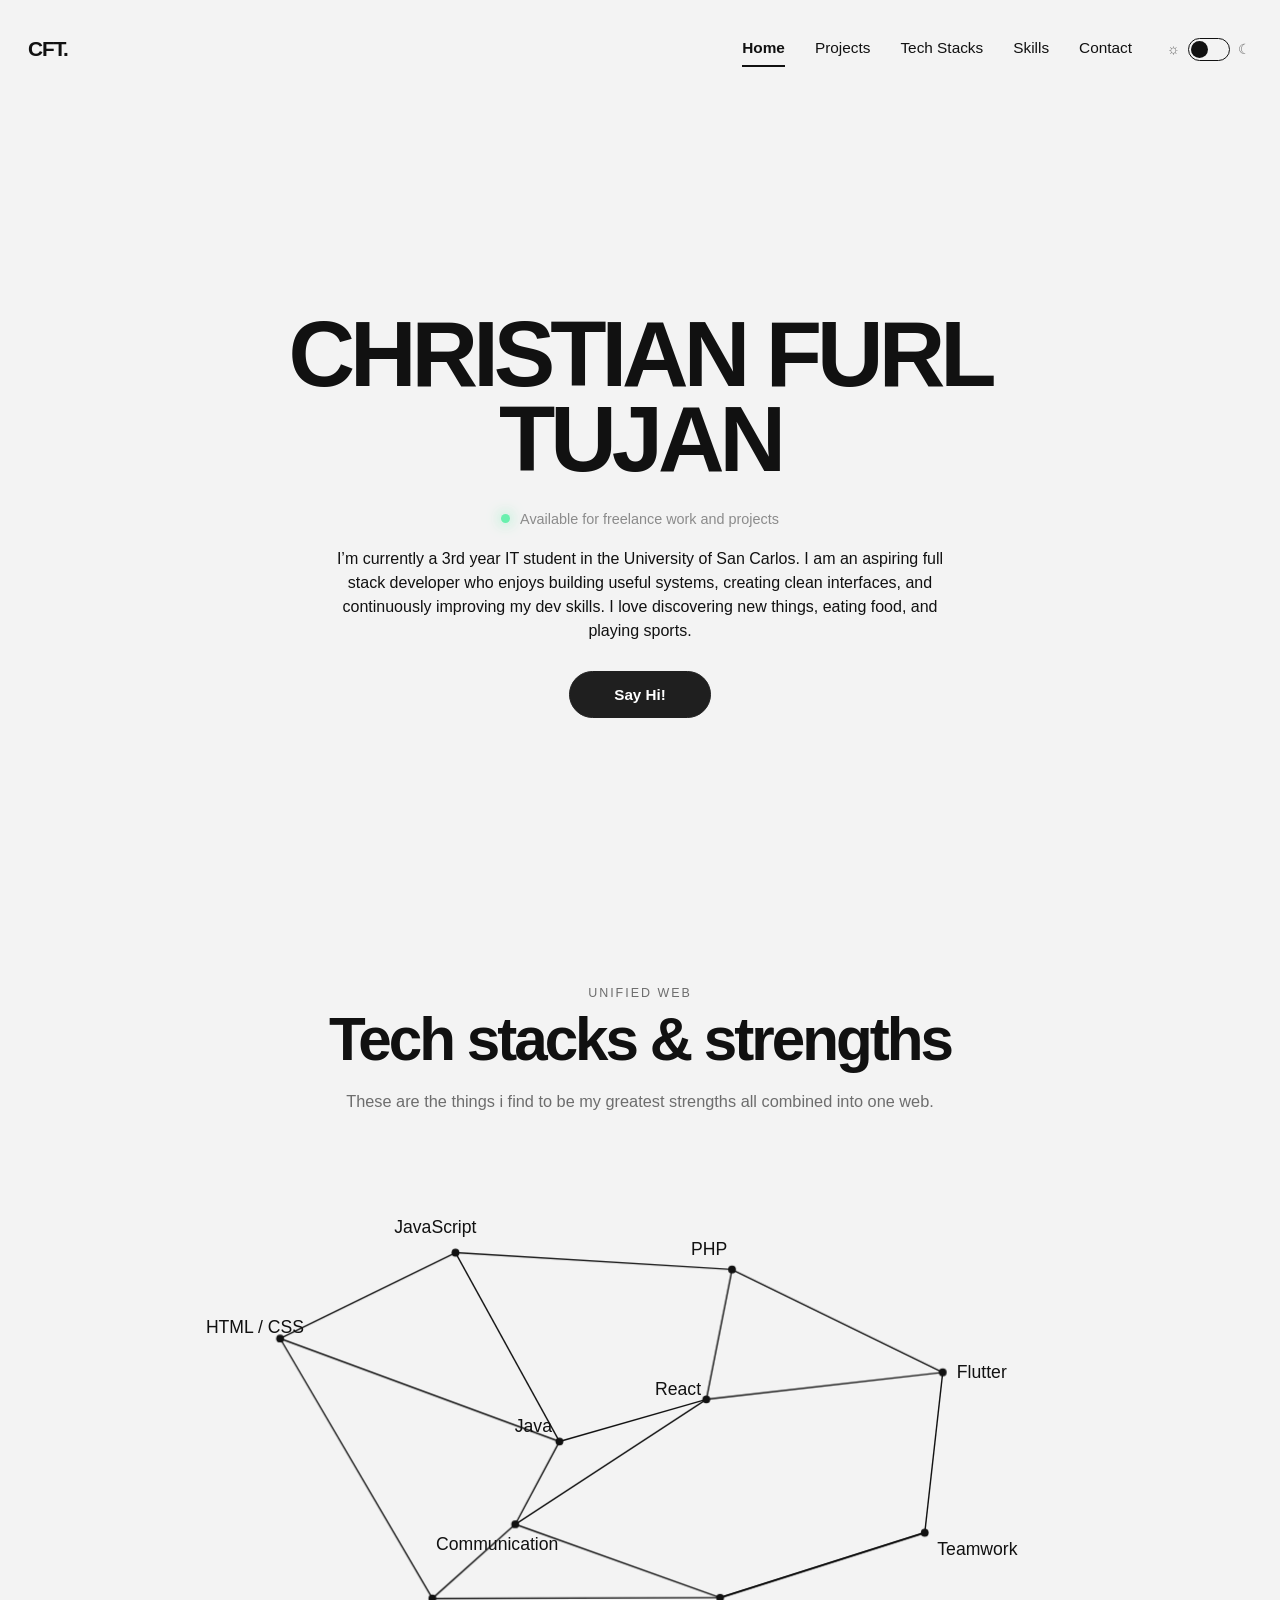
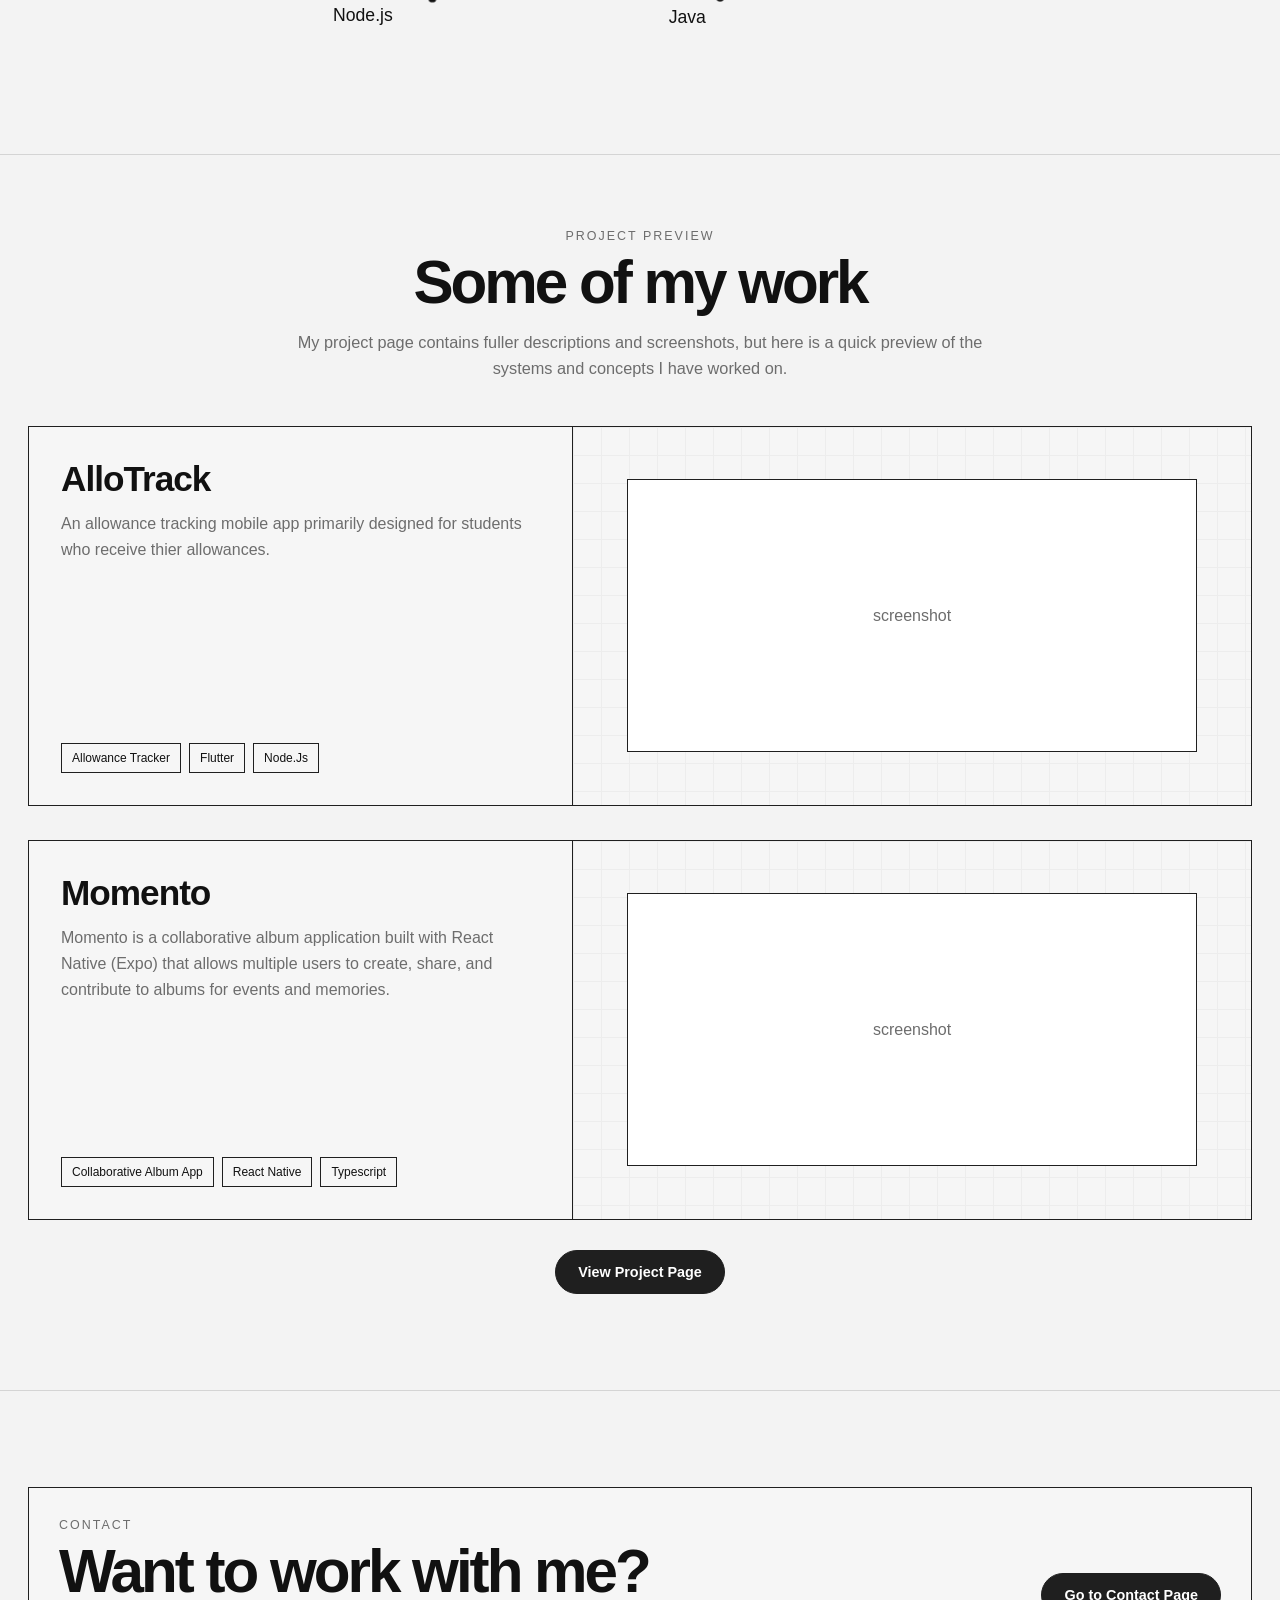
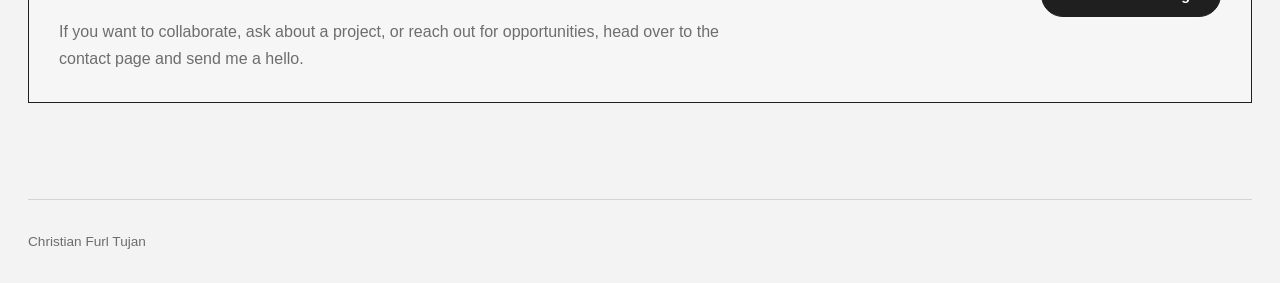
<file: index.html>
<!DOCTYPE html>
<html lang="en">
<head>
  <meta charset="UTF-8">
  <meta name="viewport" content="width=device-width, initial-scale=1.0">
  <title>Christian Furl Tujan | Portfolio</title>
  <link rel="icon" type="image/png" sizes="512x512" href="assets/favicon.png">
  <script>
    (function () {
      try {
        if (localStorage.getItem('portfolio-theme') === 'dark') {
          document.documentElement.setAttribute('data-theme', 'dark');
        }
      } catch (error) {}
    })();
  </script>
  <link rel="stylesheet" href="styles.css">
</head>
<body>
  <div class="site-shell">
    <header class="container nav nav-home">
      <a class="logo" href="index.html">CFT.</a>
      <nav class="nav-links">
        <a class="active" href="index.html">Home</a>
        <a href="projects.html">Projects</a>
        <a href="techstacks.html">Tech Stacks</a>
        <a href="skills.html">Skills</a>
        <a href="contact.html">Contact</a>
        <button class="theme-toggle" type="button" aria-label="Switch to dark mode" aria-pressed="false">
          <span class="theme-icon" aria-hidden="true">☼</span>
          <span class="theme-track" aria-hidden="true"><span class="theme-knob"></span></span>
          <span class="theme-icon" aria-hidden="true">☾</span>
        </button>
      </nav>
    </header>

    <main>
      <section class="container home-hero">
        <h1>CHRISTIAN FURL<br>TUJAN</h1>

        <div class="hero-status"> 
          <span class="dot"></span>
          <span>Available for freelance work and projects</span>
        </div>

        <p class="hero-summary">
          I’m currently a 3rd year IT student in the University of San Carlos. I am an aspiring full stack developer who enjoys building useful systems, creating clean interfaces, and continuously improving my dev skills. I love discovering new things, eating food, and playing sports.
        </p>

        <a class="button hero-button" href="contact.html">Say Hi!</a>
      </section>

      <section class="container network-section">
        <div class="network-head">
          <div class="section-kicker">Unified Web</div>
          <h2>Tech stacks & strengths</h2>
          <p>
            These are the things i find to be my greatest strengths all combined into one web.
          </p>
        </div>

        <div class="network-frame">
          <svg class="network-svg" viewBox="0 0 960 560" role="img" aria-label="Polygon web showing Christian's technologies and strengths">
            <g class="network-lines">
              <line x1="115" y1="190" x2="305" y2="95"></line>
              <line x1="305" y1="95" x2="585" y2="105"></line>
              <line x1="585" y1="105" x2="780" y2="210"></line>
              <line x1="780" y1="210" x2="760" y2="385"></line>
              <line x1="760" y1="385" x2="555" y2="460"></line>
              <line x1="555" y1="460" x2="270" y2="445"></line>
              <line x1="270" y1="445" x2="115" y2="190"></line>

              <line x1="115" y1="190" x2="410" y2="275"></line>
              <line x1="305" y1="95" x2="410" y2="275"></line>
              <line x1="585" y1="105" x2="555" y2="250"></line>
              <line x1="780" y1="210" x2="555" y2="250"></line>
              <line x1="555" y1="250" x2="410" y2="275"></line>
              <line x1="410" y1="275" x2="360" y2="360"></line>
              <line x1="360" y1="360" x2="270" y2="445"></line>
              <line x1="360" y1="360" x2="555" y2="250"></line>
              <line x1="360" y1="360" x2="555" y2="460"></line>
              <line x1="555" y1="460" x2="760" y2="385"></line>
            </g>

            <g class="network-nodes">
              <circle cx="115" cy="190" r="4"></circle>
              <circle cx="305" cy="95" r="4"></circle>
              <circle cx="585" cy="105" r="4"></circle>
              <circle cx="780" cy="210" r="4"></circle>
              <circle cx="760" cy="385" r="4"></circle>
              <circle cx="555" cy="460" r="4"></circle>
              <circle cx="270" cy="445" r="4"></circle>
              <circle cx="410" cy="275" r="4"></circle>
              <circle cx="360" cy="360" r="4"></circle>
              <circle cx="555" cy="250" r="4"></circle>
            </g>

            <g class="network-labels">
              <text x="42" y="186">HTML / CSS</text>
              <text x="245" y="75">JavaScript</text>
              <text x="544" y="88">PHP</text>
              <text x="793" y="214">Flutter</text>
              <text x="770" y="408">Teamwork</text>
              <text x="500" y="488">Java</text>
              <text x="168" y="470">Node.js</text>
              <text x="366" y="264">Java</text>
              <text x="282" y="384">Communication</text>
              <text x="505" y="244">React</text>
            </g>
          </svg>
        </div>
      </section>

      <section class="section home-project-preview">
        <div class="container">
          <div class="section-head">
            <div>
              <div class="section-kicker">Project Preview</div>
              <h2>Some of my work</h2>
            </div>
            <p>
              My project page contains fuller descriptions and screenshots, but here is a quick preview of the systems and concepts I have worked on.
            </p>
          </div>

          <div class="project-list">
            <article class="project">
              <div class="project-copy">
                <div>
                  <h3>AlloTrack</h3>
                  <p>
                    An allowance tracking mobile app primarily designed for students who receive thier allowances.
                  </p>
                </div>
                <div class="tags">
                  <span class="tag">Allowance Tracker</span>
                  <span class="tag">Flutter</span>
                  <span class="tag">Node.Js</span>
                </div>
              </div>
              <div class="project-shot">
                <div class="placeholder">screenshot </div>
              </div>
            </article>

            <article class="project">
              <div class="project-copy">
                <div>
                  <h3>Momento</h3>
                  <p>
                    Momento is a collaborative album application built with React Native (Expo) that allows multiple users to create, share, and contribute to albums for events and memories.
                  </p>
                </div>
                <div class="tags">
                  <span class="tag">Collaborative Album App</span>
                  <span class="tag">React Native</span>
                  <span class="tag">Typescript</span>
                </div>
              </div>
              <div class="project-shot">
                <div class="placeholder">screenshot </div>
              </div>
            </article>

          </div>

          <div class="actions center-actions">
            <a class="button" href="projects.html">View Project Page</a>
          </div>
        </div>
      </section>

      <section class="section home-contact-banner">
        <div class="container banner-box">
          <div>
            <div class="section-kicker">Contact</div>
            <h2>Want to work with me?</h2>
            <p>
              If you want to collaborate, ask about a project, or reach out for opportunities, head over to the contact page and send me a hello.
            </p>
          </div>
          <a class="button" href="contact.html">Go to Contact Page</a>
        </div>
      </section>
    </main>

    <footer class="container">
      <span>Christian Furl Tujan</span>
    </footer>
  </div>
  <script src="script.js"></script>
</body>
</html>
</file>
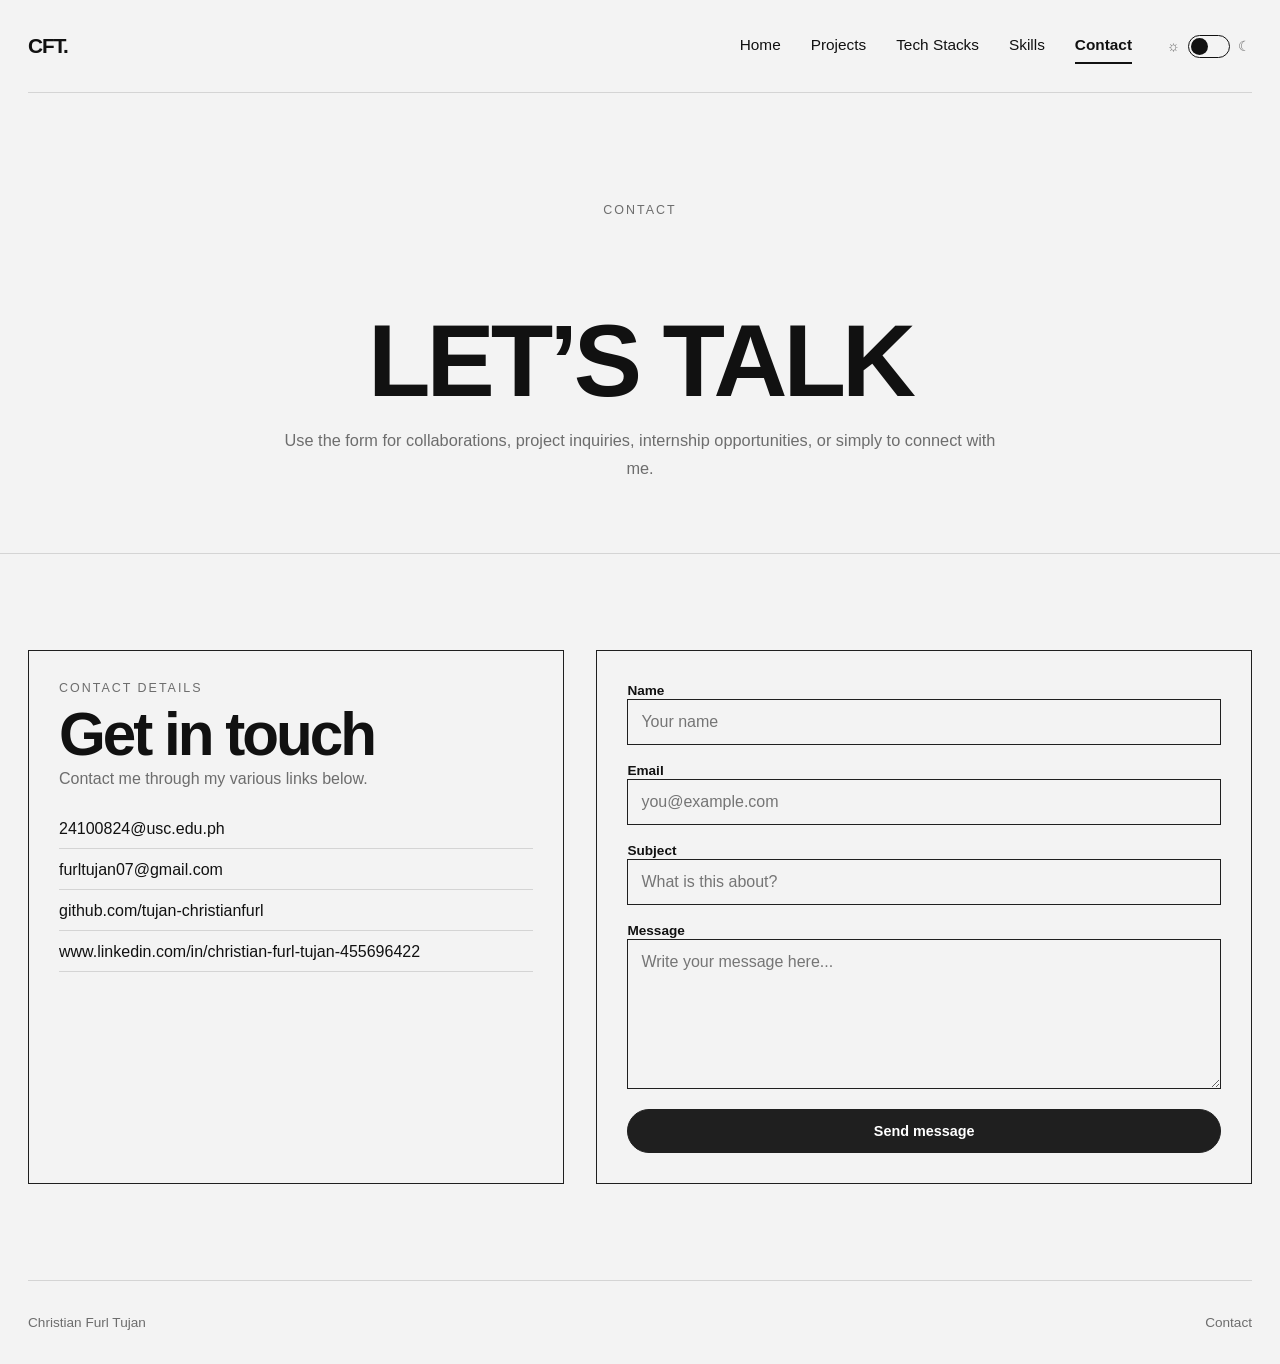
<file: contact.html>
<!DOCTYPE html>
<html lang="en">
<head>
  <meta charset="UTF-8">
  <meta name="viewport" content="width=device-width, initial-scale=1.0">
  <title>Contact | Christian Furl Tujan</title>
  <link rel="icon" type="image/png" sizes="512x512" href="assets/favicon.png">
  <script>
    (function () {
      try {
        if (localStorage.getItem('portfolio-theme') === 'dark') {
          document.documentElement.setAttribute('data-theme', 'dark');
        }
      } catch (error) {}
    })();
  </script>
  <link rel="stylesheet" href="styles.css">
</head>
<body>
  <div class="site-shell">
    <header class="container nav">
      <a class="logo" href="index.html">CFT.</a>
      <nav class="nav-links">
        <a href="index.html">Home</a>
        <a href="projects.html">Projects</a>
        <a href="techstacks.html">Tech Stacks</a>
        <a href="skills.html">Skills</a>
        <a class="active" href="contact.html">Contact</a>
        <button class="theme-toggle" type="button" aria-label="Switch to dark mode" aria-pressed="false">
          <span class="theme-icon" aria-hidden="true">☼</span>
          <span class="theme-track" aria-hidden="true"><span class="theme-knob"></span></span>
          <span class="theme-icon" aria-hidden="true">☾</span>
        </button>
      </nav>
    </header>

    <main>
      <section class="container page-title page-centered-title">
        <div class="section-kicker">Contact</div>
        <h1>Let’s talk</h1>
        <p>Use the form for collaborations, project inquiries, internship opportunities, or simply to connect with me.</p>
      </section>

      <section class="section">
        <div class="container contact-grid">
          <div class="contact-card">
            <div class="section-kicker">Contact details</div>
            <h2>Get in touch</h2>
            <p>Contact me through my various links below.</p>
            <div class="contact-links">
              <a href="mailto:furltujan07@email.com">24100824@usc.edu.ph</a>
              <a href="mailto:furltujan07@email.com">furltujan07@gmail.com</a>
              <a target="_blank" href="https://www.github.com/tujan-christianfurl">github.com/tujan-christianfurl</a>
              <a target="_blank" href="https://www.linkedin.com/in/christian-furl-tujan-455696422">www.linkedin.com/in/christian-furl-tujan-455696422</a>
            </div>
          </div>

          <div class="contact-form">
            <form action="mailto:furltujan07@email.com" method="post" enctype="text/plain">
              <div>
                <label for="name">Name</label>
                <input id="name" name="name" type="text" placeholder="Your name" required>
              </div>
              <div>
                <label for="email">Email</label>
                <input id="email" name="email" type="email" placeholder="you@example.com" required>
              </div>
              <div>
                <label for="subject">Subject</label>
                <input id="subject" name="subject" type="text" placeholder="What is this about?">
              </div>
              <div>
                <label for="message">Message</label>
                <textarea id="message" name="message" placeholder="Write your message here..." required></textarea>
              </div>
              <button class="button" type="submit">Send message</button>
            </form>
          </div>
        </div>
      </section>
    </main>

    <footer class="container"><span>Christian Furl Tujan</span><span>Contact</span></footer>
  </div>
  <script src="script.js"></script>
</body>
</html>
</file>
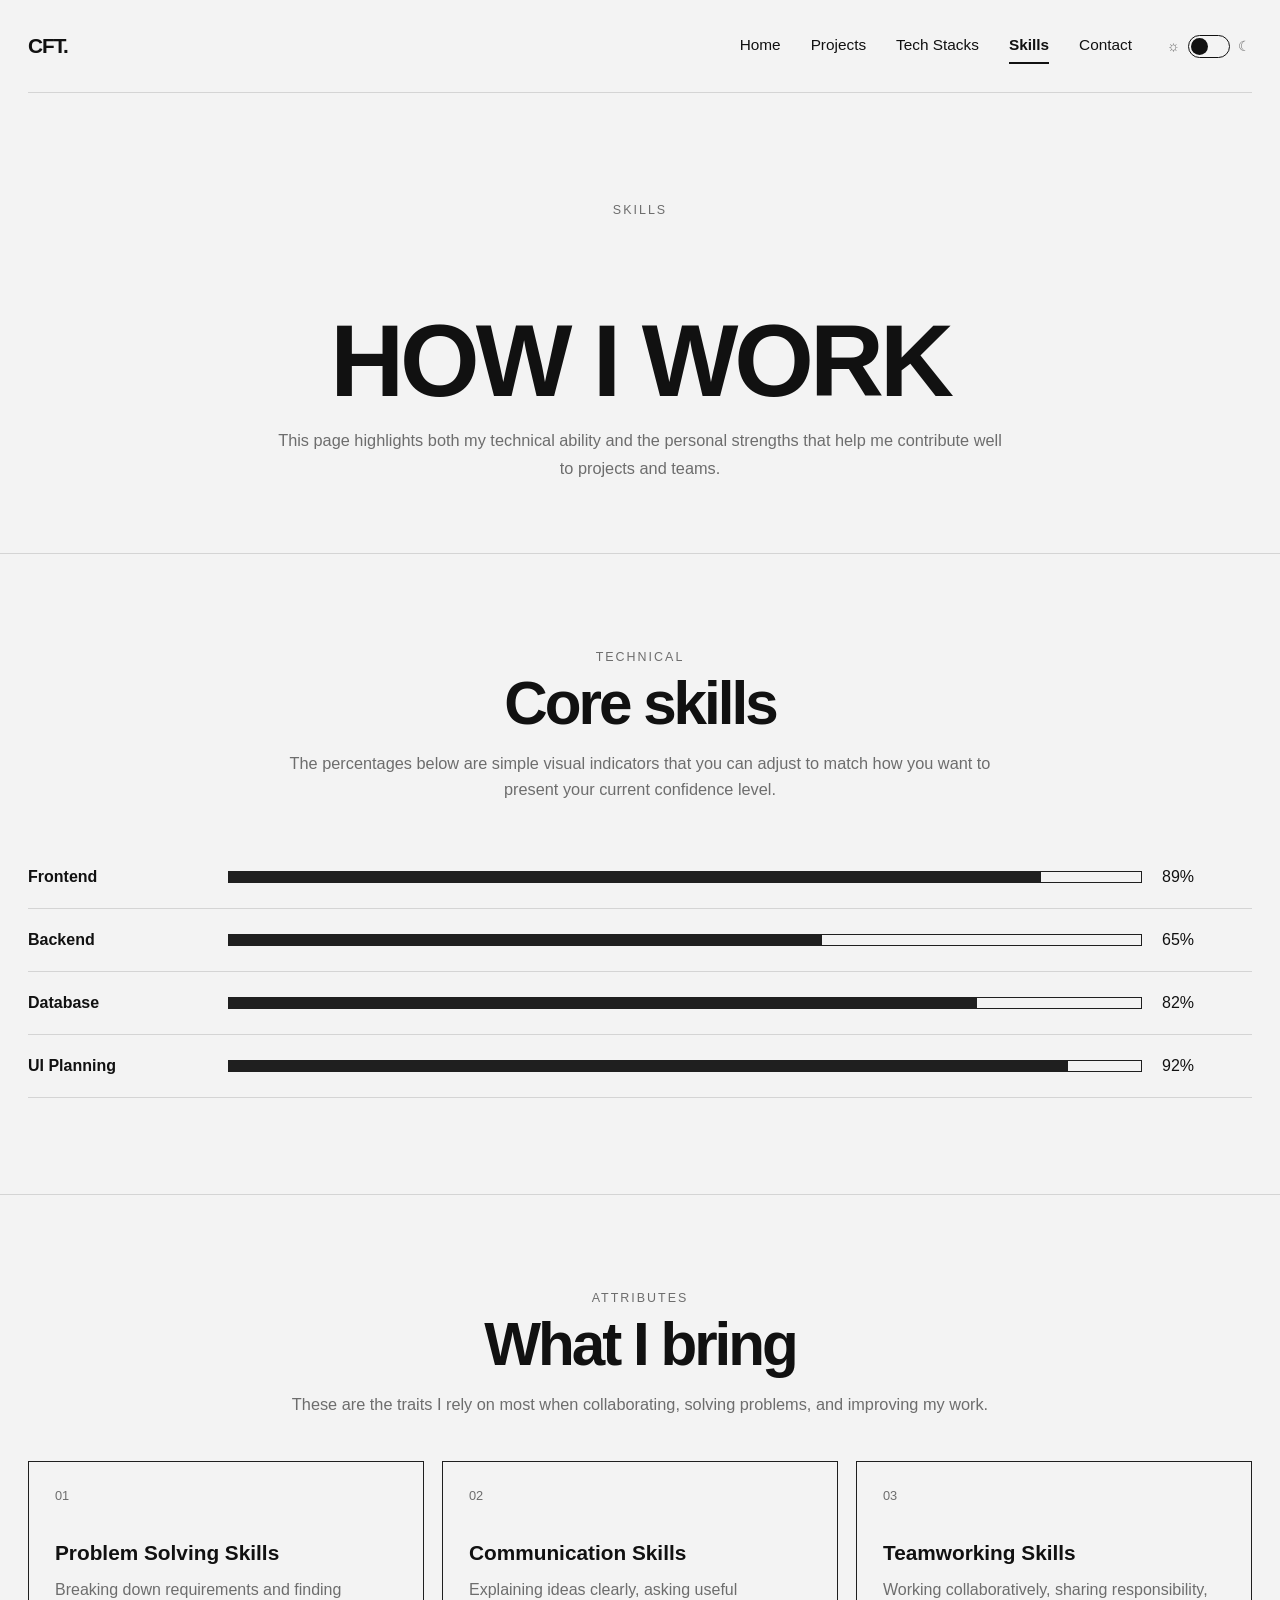
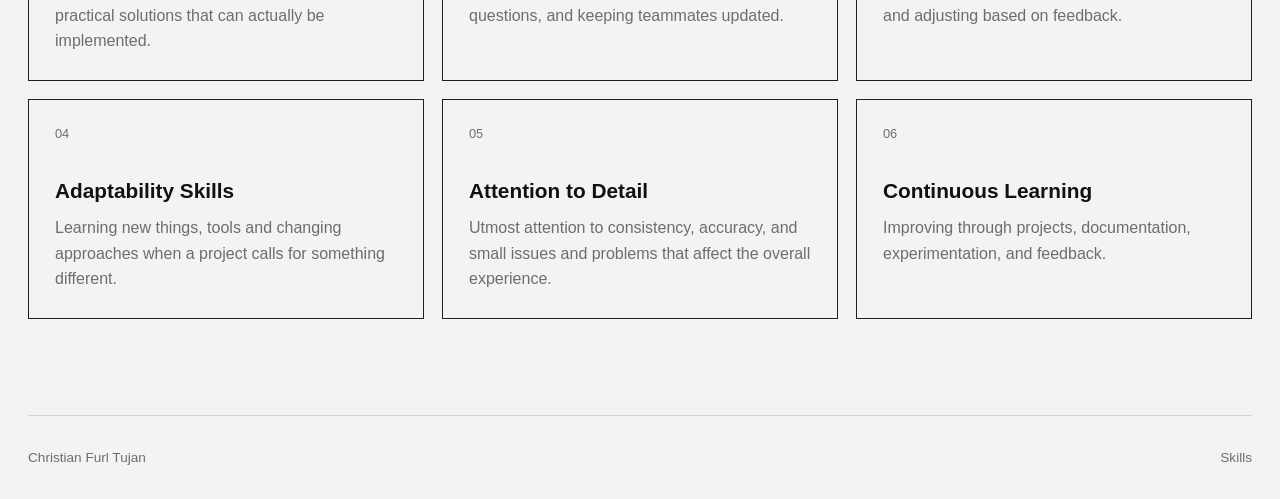
<file: skills.html>
<!DOCTYPE html>
<html lang="en">
<head>
  <meta charset="UTF-8">
  <meta name="viewport" content="width=device-width, initial-scale=1.0">
  <title>Skills | Christian Furl Tujan</title>
  <link rel="icon" type="image/png" sizes="512x512" href="assets/favicon.png">
  <script>
    (function () {
      try {
        if (localStorage.getItem('portfolio-theme') === 'dark') {
          document.documentElement.setAttribute('data-theme', 'dark');
        }
      } catch (error) {}
    })();
  </script>
  <link rel="stylesheet" href="styles.css">
</head>
<body>
  <div class="site-shell">
    <header class="container nav">
      <a class="logo" href="index.html">CFT.</a>
      <nav class="nav-links">
        <a href="index.html">Home</a>
        <a href="projects.html">Projects</a>
        <a href="techstacks.html">Tech Stacks</a>
        <a class="active" href="skills.html">Skills</a>
        <a href="contact.html">Contact</a>
        <button class="theme-toggle" type="button" aria-label="Switch to dark mode" aria-pressed="false">
          <span class="theme-icon" aria-hidden="true">☼</span>
          <span class="theme-track" aria-hidden="true"><span class="theme-knob"></span></span>
          <span class="theme-icon" aria-hidden="true">☾</span>
        </button>
      </nav>
    </header>

    <main>
      <section class="container page-title page-centered-title">
        <div class="section-kicker">Skills</div>
        <h1>How I work</h1>
        <p>This page highlights both my technical ability and the personal strengths that help me contribute well to projects and teams.</p>
      </section>

      <section class="section">
        <div class="container">
          <div class="section-head"><div><div class="section-kicker">Technical</div><h2>Core skills</h2></div><p>The percentages below are simple visual indicators that you can adjust to match how you want to present your current confidence level.</p></div>
          <div class="skill-row"><strong>Frontend</strong><div class="skill-meter"><span style="width: 89%"></span></div><span>89%</span></div>
          <div class="skill-row"><strong>Backend</strong><div class="skill-meter"><span style="width: 65%"></span></div><span>65%</span></div>
          <div class="skill-row"><strong>Database</strong><div class="skill-meter"><span style="width: 82%"></span></div><span>82%</span></div>
          <div class="skill-row"><strong>UI Planning</strong><div class="skill-meter"><span style="width: 92%"></span></div><span>92%</span></div>
        </div>
      </section>

      <section class="section">
        <div class="container">
          <div class="section-head"><div><div class="section-kicker">Attributes</div><h2>What I bring</h2></div><p>These are the traits I rely on most when collaborating, solving problems, and improving my work.</p></div>
          <div class="grid-3">
            <div class="card"><div class="card-number">01</div><h3>Problem Solving Skills</h3><p>Breaking down requirements and finding practical solutions that can actually be implemented.</p></div>
            <div class="card"><div class="card-number">02</div><h3>Communication Skills</h3><p>Explaining ideas clearly, asking useful questions, and keeping teammates updated.</p></div>
            <div class="card"><div class="card-number">03</div><h3>Teamworking Skills</h3><p>Working collaboratively, sharing responsibility, and adjusting based on feedback.</p></div>
            <div class="card"><div class="card-number">04</div><h3>Adaptability Skills</h3><p>Learning new things, tools and changing approaches when a project calls for something different.</p></div>
            <div class="card"><div class="card-number">05</div><h3>Attention to Detail</h3><p>Utmost attention to consistency, accuracy, and small issues and problems that affect the overall experience.</p></div>
            <div class="card"><div class="card-number">06</div><h3>Continuous Learning</h3><p>Improving through projects, documentation, experimentation, and feedback.</p></div>
          </div>
        </div>
      </section>
    </main>

    <footer class="container"><span>Christian Furl Tujan</span><span>Skills</span></footer>
  </div>
  <script src="script.js"></script>
</body>
</html>
</file>
<file: styles.css>
:root {
  --bg: #050505;
  --paper: #f3f3f3;
  --text: #111111;
  --muted: #6d6d6d;
  --line: #d4d4d4;
  --dark: #1f1f1f;
  --accent: #69f0ae;
  --button-text: #ffffff;
  --status: #8b8b8b;
  --surface: rgba(255, 255, 255, 0.25);
  --surface-hover: rgba(255, 255, 255, 0.55);
  --surface-strong: #ffffff;
  --grid-line: #ededed;
  --max: 1120px;
}

html[data-theme="dark"] {
  color-scheme: dark;
  --paper: #0c0c0c;
  --text: #f3f3f3;
  --muted: #a3a3a3;
  --line: #303030;
  --dark: #ededed;
  --button-text: #111111;
  --status: #999999;
  --surface: rgba(255, 255, 255, 0.025);
  --surface-hover: rgba(255, 255, 255, 0.065);
  --surface-strong: #111111;
  --grid-line: #202020;
}

* {
  box-sizing: border-box;
}

html {
  scroll-behavior: smooth;
}

body {
  margin: 0;
  font-family: Arial, Helvetica, sans-serif;
  background: var(--paper);
  color: var(--text);
}

a {
  color: inherit;
  text-decoration: none;
}

img {
  max-width: 100%;
  display: block;
}

.site-shell {
  width: 100%;
  margin: 0;
  min-height: 100vh;
  background: var(--paper);
  border: 0;
}

.container {
  width: min(var(--max), calc(100% - 56px));
  margin: 0 auto;
}

.nav {
  min-height: 86px;
  display: flex;
  align-items: center;
  justify-content: space-between;
}

.nav-home {
  padding-top: 6px;
}

.logo {
  font-weight: 900;
  letter-spacing: -1px;
  font-size: 1.2rem;
}

.nav-links {
  display: flex;
  gap: 26px;
  font-size: 0.9rem;
}

.nav-links a {
  padding: 8px 0;
  border-bottom: 2px solid transparent;
}

.nav-links a:hover,
.nav-links a.active {
  border-bottom-color: var(--text);
}

.nav-links a.active {
  font-weight: bold;
}



h1 {
  font-size: clamp(3.4rem, 7vw, 5.7rem);
  font-weight: 900;
  text-transform: uppercase;
}

h2,
h3,
p {
  margin-top: 0;
}

.button {
  display: inline-block;
  padding: 13px 22px;
  border: 1px solid var(--dark);
  background: var(--dark);
  color: var(--button-text);
  font-weight: 700;
  font-size: 0.9rem;
  border-radius: 40px;
}

.button.secondary {
  background: transparent;
  color: var(--dark);
}

.button:hover {
  transform: translateY(-2px);
  transition: transform 200ms ease;
}

.dot {
  width: 9px;
  height: 9px;
  background: var(--accent);
  border-radius: 50%;
  box-shadow: 0 0 14px rgba(105, 240, 174, 0.9);
  display: inline-block;
}

.actions {
  display: flex;
  gap: 12px;
  flex-wrap: wrap;
  margin-top: 30px;
}

.center-actions {
  justify-content: center;
}

.section {
  padding: 96px 0;
  border-top: 1px solid var(--line);
}

.section-head {
  display: flex;
  flex-direction: column;
  align-items: center;
  justify-content: center;
  gap: 16px;
  margin-bottom: 44px;
  text-align: center;
}

.section-kicker {
  color: var(--muted);
  text-transform: uppercase;
  letter-spacing: 2px;
  font-size: 0.78rem;
  margin-bottom: 10px;
}

.section h2,
.network-head h2 {
  font-size: clamp(2.2rem, 5vw, 4.5rem);
  line-height: 1;
  letter-spacing: -3px;
  margin-bottom: 0;
}

.section-head p {
  max-width: 720px;
  line-height: 1.6;
  color: var(--muted);
  margin-bottom: 0;
}

.home-hero {
  min-height: 560px;
  display: flex;
  flex-direction: column;
  align-items: center;
  justify-content: center;
  text-align: center;
  padding: 40px 0 70px;
}

.home-hero h1 {
  font-size: clamp(3.4rem, 7vw, 5.7rem);
  line-height: 0.95;
  letter-spacing: -4px;
  margin-bottom: 26px;
  text-transform: uppercase;
}

.hero-status {
  display: inline-flex;
  align-items: center;
  gap: 10px;
  font-size: 0.82rem;
  color: var(--status);
  margin-bottom: 18px;
}

.hero-summary {
  width: min(100%, 540px);
  font-size: 1rem;
  line-height: 1.45;
  margin-bottom: 24px;
}

.hero-button {
  min-width: 130px;
  text-align: center;
}


.mini-intro {
  max-width: 770px;
  margin: 0 auto;
  text-align: center;
}

.mini-intro p {
  color: var(--muted);
  line-height: 1.8;
  margin-bottom: 0;
}

.network-section {
  padding: 86px 0 34px;
}

.network-head {
  text-align: center;
  max-width: 780px;
  margin: 0 auto 30px;
}

.network-head p {
  color: var(--muted);
  line-height: 1.7;
  margin-top: 18px;
}

.network-frame {
  width: min(940px, 100%);
  margin: 0 auto;
  padding: 16px 0 10px;
}

.network-svg {
  width: 100%;
  height: auto;
  display: block;
}

.network-lines line {
  stroke: var(--text);
  stroke-width: 1.4;
}

.network-nodes circle {
  fill: var(--text);
}

.network-labels text {
  font-family: Arial, Helvetica, sans-serif;
  font-size: 18px;
  fill: var(--text);
}

.grid-3 {
  display: grid;
  grid-template-columns: repeat(3, 1fr);
  gap: 18px;
}

.card {
  border: 1px solid var(--dark);
  padding: 26px;
  min-height: 210px;
  background: transparent;
}

.card-number {
  font-size: 0.8rem;
  color: var(--muted);
  margin-bottom: 38px;
}

.card h3 {
  font-size: 1.3rem;
  margin-bottom: 12px;
}

.card p {
  color: var(--muted);
  line-height: 1.6;
  margin-bottom: 0;
}

.tech-list {
  display: grid;
  grid-template-columns: repeat(4, 1fr);
  border-top: 1px solid var(--dark);
  border-left: 1px solid var(--dark);
}

.tech-item {
  min-height: 190px;
  border-right: 1px solid var(--dark);
  border-bottom: 1px solid var(--dark);
  display: flex;
  flex-direction: column;
  align-items: center;
  justify-content: center;
  gap: 28px;
  padding: 26px 20px;
  text-align: center;
}

.tech-item strong {
  font-size: 1.08rem;
}

.tech-icon {
  display: block;
  font-size: clamp(3rem, 5vw, 4.25rem);
  line-height: 1;
  color: var(--text);
  transition: transform 220ms ease, color 320ms ease;
}

.tech-item:hover .tech-icon {
  transform: translateY(-3px) scale(1.06);
}

.home-project-preview {
  padding-top: 74px;
}

.project-list {
  display: grid;
  gap: 34px;
}

.project {
  border: 1px solid var(--dark);
  display: grid;
  grid-template-columns: 1fr 1.25fr;
  min-height: 380px;
  background: var(--surface);
}

.project-copy {
  padding: 32px;
  display: flex;
  flex-direction: column;
  justify-content: space-between;
}

.project-copy h3 {
  font-size: 2.2rem;
  letter-spacing: -1px;
  margin-bottom: 12px;
}

.project-copy p {
  color: var(--muted);
  line-height: 1.65;
}

.project-bottom {
  display: grid;
  gap: 20px;
  margin-top: 28px;
}

.tags {
  display: flex;
  flex-wrap: wrap;
  gap: 8px;
}

.project-actions {
  display: flex;
  align-items: center;
}

.github-button {
  border-radius: 0;
  padding: 11px 16px;
  transition: transform 420ms cubic-bezier(.22, 1, .36, 1), background-color 320ms ease, color 320ms ease;
}

.github-button:hover {
  transform: translateY(-3px);
}

.tag {
  border: 1px solid var(--dark);
  padding: 7px 10px;
  font-size: 0.75rem;
}

.project-shot {
  border-left: 1px solid var(--dark);
  min-height: 360px;
  background: linear-gradient(90deg, var(--grid-line) 1px, transparent 1px), linear-gradient(var(--grid-line) 1px, transparent 1px);
  background-size: 28px 28px;
  display: flex;
  align-items: center;
  justify-content: center;
  overflow: hidden;
}

.project-shot img {
  width: 92%;
  max-height: 320px;
  object-fit: cover;
  border: 1px solid var(--dark);
}

.placeholder {
  width: 84%;
  height: 72%;
  border: 1px solid var(--dark);
  background: var(--surface-strong);
  display: grid;
  place-items: center;
  text-align: center;
  color: var(--muted);
  padding: 20px;
}

.page-title {
  padding: 110px 0 70px;
  border-top: 1px solid var(--line);
}

.page-centered-title {
  display: flex;
  flex-direction: column;
  align-items: center;
  text-align: center;
}

.page-title h1 {
  font-size: clamp(3.8rem, 10vw, 8rem);
  margin-bottom: 18px;
  line-height: 0.95;
  letter-spacing: -4px;
}

.page-title p {
  max-width: 740px;
  color: var(--muted);
  line-height: 1.7;
  font-size: 1.05rem;
  margin: 0 auto;
}

.skill-row {
  display: grid;
  grid-template-columns: 180px 1fr 90px;
  gap: 20px;
  align-items: center;
  padding: 22px 0;
  border-bottom: 1px solid var(--line);
}

.skill-meter {
  height: 12px;
  border: 1px solid var(--dark);
}

.skill-meter span {
  height: 100%;
  display: block;
  background: var(--dark);
}

.contact-grid {
  display: grid;
  grid-template-columns: 0.9fr 1.1fr;
  gap: 32px;
}

.contact-card,
.contact-form,
.banner-box {
  border: 1px solid var(--dark);
  padding: 30px;
}

.contact-card p {
  color: var(--muted);
  line-height: 1.7;
}

.contact-links {
  margin-top: 28px;
  display: grid;
  gap: 12px;
}

.contact-links a {
  border-bottom: 1px solid var(--line);
  padding-bottom: 10px;
}

.banner-box {
  display: flex;
  align-items: center;
  justify-content: space-between;
  gap: 24px;
  background: var(--surface);
}

.banner-box p {
  max-width: 690px;
  color: var(--muted);
  line-height: 1.7;
  margin: 16px 0 0;
}

form {
  display: grid;
  gap: 16px;
}

label {
  font-size: 0.85rem;
  font-weight: 700;
}

input,
textarea {
  width: 100%;
  border: 1px solid var(--dark);
  background: transparent;
  padding: 13px;
  font: inherit;
  border-radius: 0;
}

textarea {
  min-height: 150px;
  resize: vertical;
}

footer {
  padding: 34px 0;
  display: flex;
  justify-content: space-between;
  gap: 20px;
  color: var(--muted);
  font-size: 0.85rem;
  border-top: 1px solid var(--line);
}

/* Light / dark mode switch */
.theme-toggle {
  display: inline-flex;
  align-items: center;
  gap: 7px;
  border: 0;
  background: transparent;
  color: var(--text);
  padding: 5px 0 5px 4px;
  font: inherit;
  cursor: pointer;
}

.theme-icon {
  width: 15px;
  font-size: 0.9rem;
  line-height: 1;
  text-align: center;
  color: var(--muted);
}

.theme-track {
  width: 42px;
  height: 23px;
  padding: 2px;
  display: inline-flex;
  align-items: center;
  border: 1px solid var(--text);
  border-radius: 999px;
  transition: border-color 280ms ease, background-color 280ms ease;
}

.theme-knob {
  width: 17px;
  height: 17px;
  display: block;
  border-radius: 50%;
  background: var(--text);
  transform: translateX(0);
  transition: transform 320ms cubic-bezier(.2, .8, .2, 1), background-color 280ms ease;
}

html[data-theme="dark"] .theme-knob {
  transform: translateX(17px);
}

body,
.site-shell,
.project,
.placeholder,
.banner-box,
.card,
.tech-item,
.tech-icon,
.contact-card,
.contact-form,
input,
textarea,
.button,
.tag,
.skill-meter,
.network-lines line,
.network-nodes circle,
.network-labels text {
  transition-property: background-color, color, border-color, fill, stroke;
  transition-duration: 320ms;
  transition-timing-function: ease;
}

@media (max-width: 980px) {

  .project,
  .contact-grid,
  .banner-box {
    grid-template-columns: 1fr;
    display: grid;
  }

  .project-shot {
    border-left: 0;
    border-top: 1px solid var(--dark);
  }

  .tech-list,
  .grid-3 {
    grid-template-columns: repeat(2, 1fr);
  }

  .network-labels text {
    font-size: 15px;
  }
}

@media (max-width: 640px) {
  .site-shell {
    width: 100%;
    margin: 0;
    border: 0;
  }

  .container {
    width: min(100% - 32px, var(--max));
  }

  .nav {
    align-items: flex-start;
    flex-direction: column;
    padding: 20px 0;
    gap: 16px;
  }

  .nav-links {
    width: 100%;
    overflow-x: auto;
    gap: 18px;
    white-space: nowrap;
  }

  .home-hero {
    min-height: auto;
    padding: 50px 0 58px;
  }

  .home-hero h1 {
    letter-spacing: -2px;
  }

  .section,
  .network-section {
    padding: 68px 0;
  }

  .tech-list,
  .grid-3,
  .project,
  .contact-grid,
  .banner-box {
    grid-template-columns: 1fr;
  }

  .skill-row {
    grid-template-columns: 1fr;
    gap: 10px;
  }

  .network-frame {
    padding: 0;
    overflow-x: auto;
  }

  .network-svg {
    min-width: 820px;
  }

  .banner-box {
    display: grid;
  }

  footer {
    flex-direction: column;
  }
}

/* Full-screen spacing and reveal motion */
:root {
  --max: 1280px;
}

.nav {
  min-height: 92px;
}

.logo {
  font-size: 1.3rem;
}

.nav-links {
  gap: 30px;
  font-size: 0.96rem;
}

.home-hero {
  min-height: calc(100svh - 92px);
  padding: 18px 0 56px;
}

.home-hero h1 {
  font-size: clamp(4rem, 7.2vw, 7rem);
  line-height: 0.92;
  letter-spacing: -5px;
  margin-bottom: 28px;
}

.hero-status {
  font-size: 0.9rem;
  margin-bottom: 20px;
}

.hero-summary {
  width: min(100%, 620px);
  font-size: clamp(1rem, 1.25vw, 1.15rem);
  line-height: 1.5;
  margin-bottom: 28px;
}

.hero-button {
  min-width: 142px;
  padding: 14px 24px;
  font-size: 0.95rem;
}

.page-title h1 {
  font-size: clamp(4.2rem, 8vw, 7.6rem);
}

.section h2,
.network-head h2 {
  font-size: clamp(2.6rem, 4.7vw, 4.9rem);
}

.section-head p,
.network-head p,
.page-title p,
.mini-intro p {
  font-size: 1.02rem;
}

/* Hero load-in sequence */
.home-hero>* {
  opacity: 0;
  transform: translateY(18px);
  animation: hero-enter 700ms cubic-bezier(.2, .7, .2, 1) forwards;
}

.home-hero h1 {
  animation-delay: 80ms;
}

.home-hero .hero-status {
  animation-delay: 210ms;
}

.home-hero .hero-summary {
  animation-delay: 340ms;
}

.home-hero .hero-button {
  animation-delay: 470ms;
}

@keyframes hero-enter {
  to {
    opacity: 1;
    transform: translateY(0);
  }
}


.js .reveal-text,
.js .reveal-block {
  opacity: 0;
  transform: translateY(28px);
}

.js .reveal-text.is-visible,
.js .reveal-block.is-visible {
  opacity: 1;
  transform: translateY(0);
  transition:
    opacity 650ms cubic-bezier(.2, .7, .2, 1) var(--delay, 0ms),
    transform 650ms cubic-bezier(.2, .7, .2, 1) var(--delay, 0ms);
}

.js .network-frame.reveal-block {
  transform: translateY(34px) scale(.985);
}

.js .network-frame.reveal-block.is-visible {
  transform: translateY(0) scale(1);
}

/* Project cards open from the center as they enter the viewport. */
.js .reveal-project {
  opacity: 0;
  transform: translateY(36px) scale(.985);
}

.js .reveal-project .project-copy,
.js .reveal-project .project-shot {
  opacity: 0;
  transition:
    opacity 700ms cubic-bezier(.2, .7, .2, 1),
    transform 700ms cubic-bezier(.2, .7, .2, 1);
}

.js .reveal-project .project-copy {
  transform: translateX(-42px);
}

.js .reveal-project .project-shot {
  transform: translateX(42px);
}

.js .reveal-project.is-visible {
  opacity: 1;
  transform: translateY(0) scale(1);
  transition:
    opacity 650ms cubic-bezier(.2, .7, .2, 1) var(--delay, 0ms),
    transform 650ms cubic-bezier(.2, .7, .2, 1) var(--delay, 0ms);
}

.js .reveal-project.is-visible .project-copy,
.js .reveal-project.is-visible .project-shot {
  opacity: 1;
  transform: translateX(0);
  transition-delay: calc(var(--delay, 0ms) + 100ms);
}

/* Small movement makes technology/skill blocks feel less static. */
.js .tech-item.reveal-block.is-visible,
.js .card.reveal-block.is-visible,
.js .skill-row.reveal-block.is-visible {
  transition:
    opacity 600ms ease var(--delay, 0ms),
    transform 600ms cubic-bezier(.2, .7, .2, 1) var(--delay, 0ms),
    background-color 200ms ease;
}

.tech-item:hover,
.card:hover {
  background: var(--surface-hover);
  transform: translateY(-4px);
}

@media (prefers-reduced-motion: reduce) {
  html {
    scroll-behavior: auto;
  }

  .home-hero>*,
  .js .reveal-text,
  .js .reveal-block,
  .js .reveal-project,
  .js .reveal-project .project-copy,
  .js .reveal-project .project-shot {
    animation: none !important;
    transition: none !important;
    opacity: 1 !important;
    transform: none !important;
  }
}

@media (max-width: 760px) {
  .nav {
    min-height: auto;
  }

  .home-hero {
    min-height: calc(100svh - 122px);
    padding: 24px 0 38px;
  }

  .home-hero h1 {
    font-size: clamp(3.25rem, 15vw, 5rem);
    letter-spacing: -3px;
  }

  .hero-summary {
    max-width: 520px;
    font-size: 0.98rem;
  }
}

/* Dynamic elastic polygon mesh */
.network-lines line,
.network-nodes circle,
.network-labels text {
  will-change: transform;
}

.network-lines line {
  vector-effect: non-scaling-stroke;
}

.network-nodes circle {
  transform-box: fill-box;
  transform-origin: center;
}

.network-labels text {
  user-select: none;
}


/* Project GitHub icon below each screenshot */
.project-visual {
  border-left: 1px solid var(--dark);
  display: flex;
  flex-direction: column;
  min-width: 0;
}

.project-visual .project-shot {
  border-left: 0;
  flex: 1;
}

.github-icon-wrap {
  display: flex;
  align-items: center;
  justify-content: center;
  min-height: 58px;
  padding: 12px 0;
  border-top: 1px solid var(--dark);
}

.github-icon-link {
  display: inline-flex;
  align-items: center;
  justify-content: center;
  width: 34px;
  height: 34px;
  color: var(--text);
  font-size: 21px;
  line-height: 1;
  border-radius: 50%;
  transition:
    transform 420ms cubic-bezier(.22, 1, .36, 1),
    opacity 420ms ease;
}

.github-icon-link:hover {
  transform: translateY(-3px) scale(1.12);
  opacity: 0.62;
}

.github-icon-link:focus-visible {
  outline: 1px solid var(--text);
  outline-offset: 4px;
}

@media (max-width: 980px) {
  .project-visual {
    border-left: 0;
    border-top: 1px solid var(--dark);
  }

  .project-visual .project-shot {
    border-top: 0;
  }
}

@media (prefers-reduced-motion: reduce) {
  .github-icon-link {
    transition: none;
  }
}

/* Project role details */
.project-role-details {
  margin-top: 28px;
  padding-top: 22px;
  border-top: 1px solid var(--line);
}

.role-heading {
  margin-bottom: 10px;
  color: var(--muted);
  font-size: 0.76rem;
  font-weight: 700;
  letter-spacing: 1.5px;
  text-transform: uppercase;
}

.project-role {
  margin-bottom: 0;
  color: var(--text) !important;
  font-size: 0.92rem;
  line-height: 1.5;
}


/* Short feature lists for project cards */
.project-feature-details {
  margin-top: 22px;
  padding-top: 20px;
  border-top: 1px solid var(--line);
}

.project-features {
  margin: 0;
  padding-left: 18px;
  color: var(--muted);
  font-size: 0.9rem;
  line-height: 1.65;
}

.project-features li+li {
  margin-top: 4px;
}
</file>
